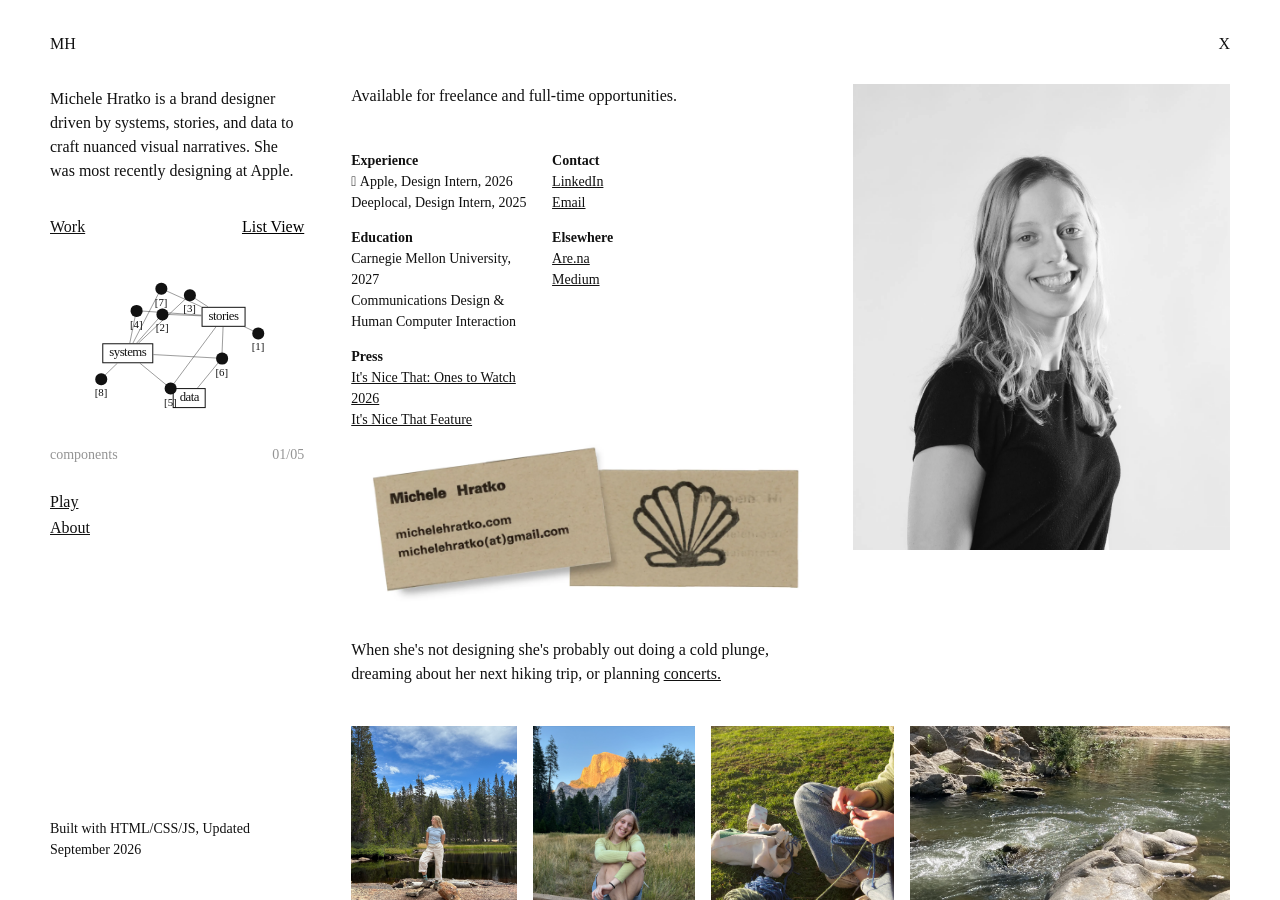
<file: project-pages/about.html>
<!DOCTYPE html>
<html lang="en">
<head>
    <meta charset="UTF-8" />
    <meta name="description" content="First Last is a brand designer..." />
    <meta name="robots" content="all" />
    <meta name="viewport" content="width=device-width, initial-scale=1.0" />
    <title>Michele Hratko</title>
    <link rel="icon" type="image/x-icon" href="../images/Home/Favicon_Ellipse.webp" />
    <!--font embed-->
    <link rel="preconnect" href="https://fonts.googleapis.com">
    <link rel="preconnect" href="https://fonts.gstatic.com" crossorigin>
    <link href="https://fonts.googleapis.com/css2?family=Cossette+Texte:wght@400;700&display=swap" rel="stylesheet">
    <link rel="stylesheet" type="text/css" href="../style.css" /> 
<!-- Google tag (gtag.js) -->
<script async src="https://www.googletagmanager.com/gtag/js?id=G-1TT8N3V7EK"></script>
<script>
  window.dataLayer = window.dataLayer || [];
  function gtag(){dataLayer.push(arguments);}
  gtag('js', new Date());

  gtag('config', 'G-1TT8N3V7EK');
</script>
</head> 
<body>
<!--This is the home page-->  
<main class="layout">
        <div class="grid-overlay"> 
    <div></div><div></div><div></div><div></div><div></div><div></div>
    <div></div><div></div><div></div><div></div><div></div><div></div>
</div>

<!--Sticky scroll left side--> 
<div id="sidebar-placeholder"></div>
<script src="../includes.js"></script>

        <!--Project view right side--> 
        <section class="projects project-page">
            <div class="project-topbar">
                <div class="about-title">
                    <h1></h1>
                </div>
                <a href="../index.html" class="close-link">X</a>
            </div>
<article class="case-study">

<div class="about-intro">
    <div class="about-description">
        <!-- <div class="about-copy">
        <p>
Michele Hratko designs brands and experiences at the intersection of systems and storytelling. Working across identity design, publication design, and information visualization, she translates strategy, research, and data into visual narratives. She believes the best stories are told through tangible experiences that make complicated ideas approachable without oversimplifying them. Inspired by music, printmaking, and the California coast, Michele approaches each project with a balance of analytical precision and playful experimentation.</p>
        </div> -->
<div class="about-copy">
        <p>
Available for freelance and full-time opportunities.</div>

        <div class="about-info-columns">
            <div class="info-column">
                <div class="info-block">
                    <h3>Experience</h3>
                    <p> Apple, Design Intern, 2026</p>
                    <p>Deeplocal, Design Intern, 2025</p>
                </div>
                <div class="info-block">
                    <h3>Education</h3>
                    <p>Carnegie Mellon University, 2027</p>
                    <p>Communications Design & Human Computer Interaction</p>
                </div>
                <div class="info-block">
                    <h3>Press</h3>
                    <p><a href="https://www.itsnicethat.com/ones-to-watch-2026-showcase/michele-hratko" target="_blank">It's Nice That: Ones to Watch 2026</a></p>
                    <p><a href="https://www.itsnicethat.com/articles/michele-hratko-who-owns-this-book-publication-graphic-design-project-170226" target="_blank">It's Nice That Feature</a></p>
                </div>
            </div>
            <div class="info-column">
                <div class="info-block">
                    <h3>Contact</h3>
                    <p><a href="https://www.linkedin.com/in/michelehratko/" target="_blank">LinkedIn</a></p>
                    <p><a href="mailto:michelehratko@gmail.com">Email</a></p>
                </div>

                <div class="info-block">
                    <h3>Elsewhere</h3>
                    <p><a href="https://www.are.na/michele-hratko-rkrvdfmagfa" target="_blank">Are.na</a></p>
                    <p><a href="https://medium.com/@michelehratko" target="_blank">Medium</a></p>
                </div>
<!-- 
                <div class="info-block">
                    <p class="availability">Available for freelance opportunities anytime and full time opportunities starting May 2027.</p>
                </div> -->
            </div>
        </div>
    <div class="about-business-card">
        <img src="../images/About/About_business-card.webp" alt="Michele Business Card">
    </div>

    </div>

    <div class="about-headshot">
        <img src="../images/About/About-headshot2.webp" alt="Michele Headshot">
    </div>
</div>

<div class="about-description">
    <div class="about-copy">
        <p>When she's not designing she's probably out doing a cold plunge, dreaming about her next hiking trip, or planning  <a href="../project-pages/concerts.html">concerts.</a></p>
    </div>
</div>

<div class="case-image-grid about-photo-grid">
        <div class="case-media">
            <img src="../images/About/About_fun1.webp" alt="outside">
        </div>

        <div class="case-media">
            <img src="../images/About/About_fun2.webp" alt="outside">
        </div>

        <div class="case-media">
            <img src="../images/About/About_fun3.webp" alt="outside">
        </div>

        <div class="case-media">
            <img src="../images/About/About_fun4.webp" alt="outside">
        </div>
    </div>

</article>


        </section>
</body>
</html>
</file>
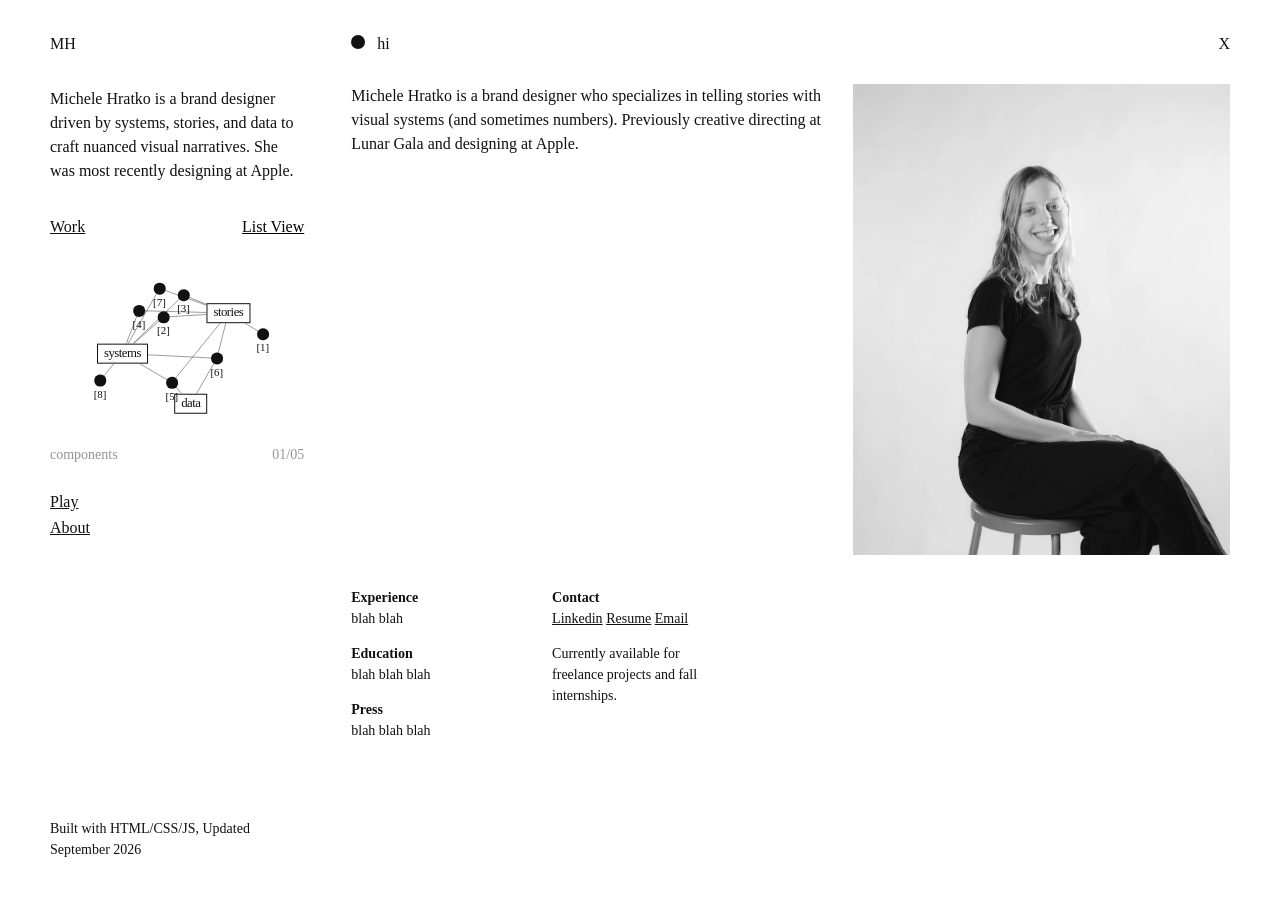
<file: project-pages/about2.html>
<!DOCTYPE html>
<html lang="en">
<head>
    <meta charset="UTF-8" />
    <meta name="description" content="First Last is a brand designer..." />
    <meta name="robots" content="all" />
    <meta name="viewport" content="width=device-width, initial-scale=1.0" />
    <title>Michele Hratko</title>
    <link rel="icon" type="image/x-icon" href="../images/Home/Favicon_Ellipse.webp" />
    <!--font embed-->
    <link rel="preconnect" href="https://fonts.googleapis.com">
    <link rel="preconnect" href="https://fonts.gstatic.com" crossorigin>
    <link href="https://fonts.googleapis.com/css2?family=Cossette+Texte:wght@400;700&display=swap" rel="stylesheet">
    <link rel="stylesheet" type="text/css" href="../style.css" /> 
<!-- Google tag (gtag.js) -->
<script async src="https://www.googletagmanager.com/gtag/js?id=G-1TT8N3V7EK"></script>
<script>
  window.dataLayer = window.dataLayer || [];
  function gtag(){dataLayer.push(arguments);}
  gtag('js', new Date());

  gtag('config', 'G-1TT8N3V7EK');
</script>
</head> 
<body>
<!--This is the home page-->  
<main class="layout">
        <div class="grid-overlay"> 
    <div></div><div></div><div></div><div></div><div></div><div></div>
    <div></div><div></div><div></div><div></div><div></div><div></div>
</div>

<!--Sticky scroll left side--> 
<div id="sidebar-placeholder"></div>
<script src="../includes.js"></script>

        <!--Project view right side--> 
        <section class="projects project-page">
            <div class="project-topbar">
                <div class="case-title">
                    <span class="project-circle"></span>
                    <h1>hi </h1>
                </div>
                <a href="../index.html" class="close-link">X</a>
            </div>

        <article class="case-study">
            <header class="about-intro">
                <div class="about-description">
                    <div class="about-copy">
                        <p class="about-subhead">Michele Hratko is a brand designer who specializes in telling stories with visual systems (and sometimes numbers). Previously creative directing at Lunar Gala and designing at Apple.</p>
                    </div>
                </div>
 
                <div class="about-info-columns">
                    <div class="info-column">
                        <div class="info-block">
                            <h3>Experience</h3>
                            <p>blah blah</p>
                        </div>
                        <div class="info-block">
                            <h3>Education</h3>
                            <p>blah blah blah</p>
                        </div>
                        <div class="info-block">
                            <h3>Press</h3>
                            <p>blah blah blah</p>
                        </div>
                    </div>
 
                    <div class="info-column">
                        <div class="info-block">
                            <h3>Contact</h3>
                            <a href="#">Linkedin</a>
                            <a href="#">Resume</a>
                            <a href="mailto:hello@example.com">Email</a>
                        </div>
                        <div class="info-block">
                            <p>Currently available for freelance projects and fall internships.</p>
                        </div>
                    </div>
                </div>
                <div class="about-headshot">
                    <img src="../images/About/About_headshot.webp" alt="Michele">
                </div>

            </header>
        </article>
    </section>
</main>
</body>
</html>
</file>
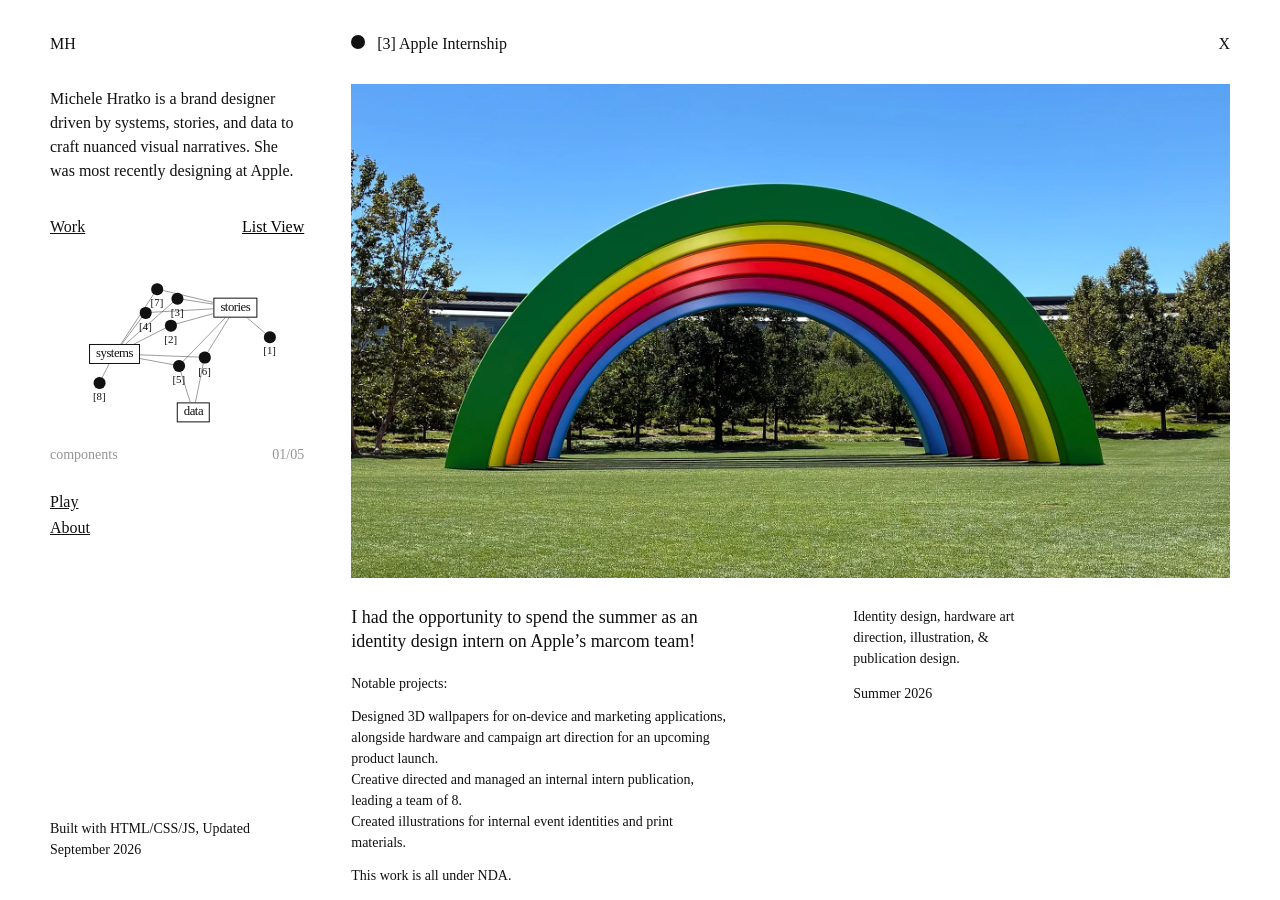
<file: project-pages/Apple.html>
<!DOCTYPE html>
<html lang="en">
<head>
    <meta charset="UTF-8" />
    <meta name="description" content="First Last is a brand designer..." />
    <meta name="robots" content="all" />
    <meta name="viewport" content="width=device-width, initial-scale=1.0" />
    <title>Michele Hratko</title>
    <link rel="icon" type="image/x-icon" href="../images/Home/Favicon_Ellipse.webp" />
    <!--font embed-->
    <link rel="preconnect" href="https://fonts.googleapis.com">
    <link rel="preconnect" href="https://fonts.gstatic.com" crossorigin>
    <link href="https://fonts.googleapis.com/css2?family=Cossette+Texte:wght@400;700&display=swap" rel="stylesheet">
    <link rel="stylesheet" type="text/css" href="../style.css" /> 
<!-- Google tag (gtag.js) -->
<script async src="https://www.googletagmanager.com/gtag/js?id=G-1TT8N3V7EK"></script>
<script>
  window.dataLayer = window.dataLayer || [];
  function gtag(){dataLayer.push(arguments);}
  gtag('js', new Date());

  gtag('config', 'G-1TT8N3V7EK');
</script>
</head> 
<body>
<!--This is the home page-->  
<main class="layout">
        <div class="grid-overlay"> 
    <div></div><div></div><div></div><div></div><div></div><div></div>
    <div></div><div></div><div></div><div></div><div></div><div></div>
</div>

<!--Sticky scroll left side--> 
<div id="sidebar-placeholder"></div>
<script src="../includes.js"></script>

        <!--Project view right side--> 
        <section class="projects project-page">
            <div class="project-topbar">
                <div class="case-title">
                    <span class="project-circle"></span>
                    <h1>[3] Apple Internship</h1>
                </div>
                <a href="../index.html" class="close-link">X</a>
            </div>
<article class="case-study">

<div class="case-media hero">
    <img src="../images/Apple/Apple_Hero.webp" alt="Apple Park Rainbow">
</div>

<header class="case-intro">
    <div class="case-description">
        <p class="case-subhead">I had the opportunity to spend the summer as an identity design intern on Apple’s marcom team! </p>
        <p>
    Notable projects: <p>
<p>Designed 3D wallpapers for on-device and marketing applications, alongside hardware and campaign art direction for an upcoming product launch. <br>
Creative directed and managed an internal intern publication, leading a team of 8. <br>
Created illustrations for internal event identities and print materials. </p>

<p>This work is all under NDA.  </p></div>

<div class="case-details">
    <div class="case-meta">
        <p>Identity design, hardware art direction, illustration, & publication design.</p>
        <p>Summer 2026</p>
    </div>
</div>

</header>

    <div class="case-image-grid">
        <div class="case-media">
            <img src="../images/Apple/Apple_Group.webp" alt="Apple Marcom Design Interns">
        </div>

        <div class="case-media">
            <img src="../images/Apple/Apple_Michele.webp" alt="Michele">
        </div>

        <div class="case-media">
            <img src="../images/Apple/Apple_GroupBlank.webp" alt="Michele: Blank group photo">
        </div>

        <!-- <div class="case-media">
            <img src="../images/Apple/Apple_Books.jpeg" alt="Intern Class Book">
        </div> -->
    </div>
</article>
</file>
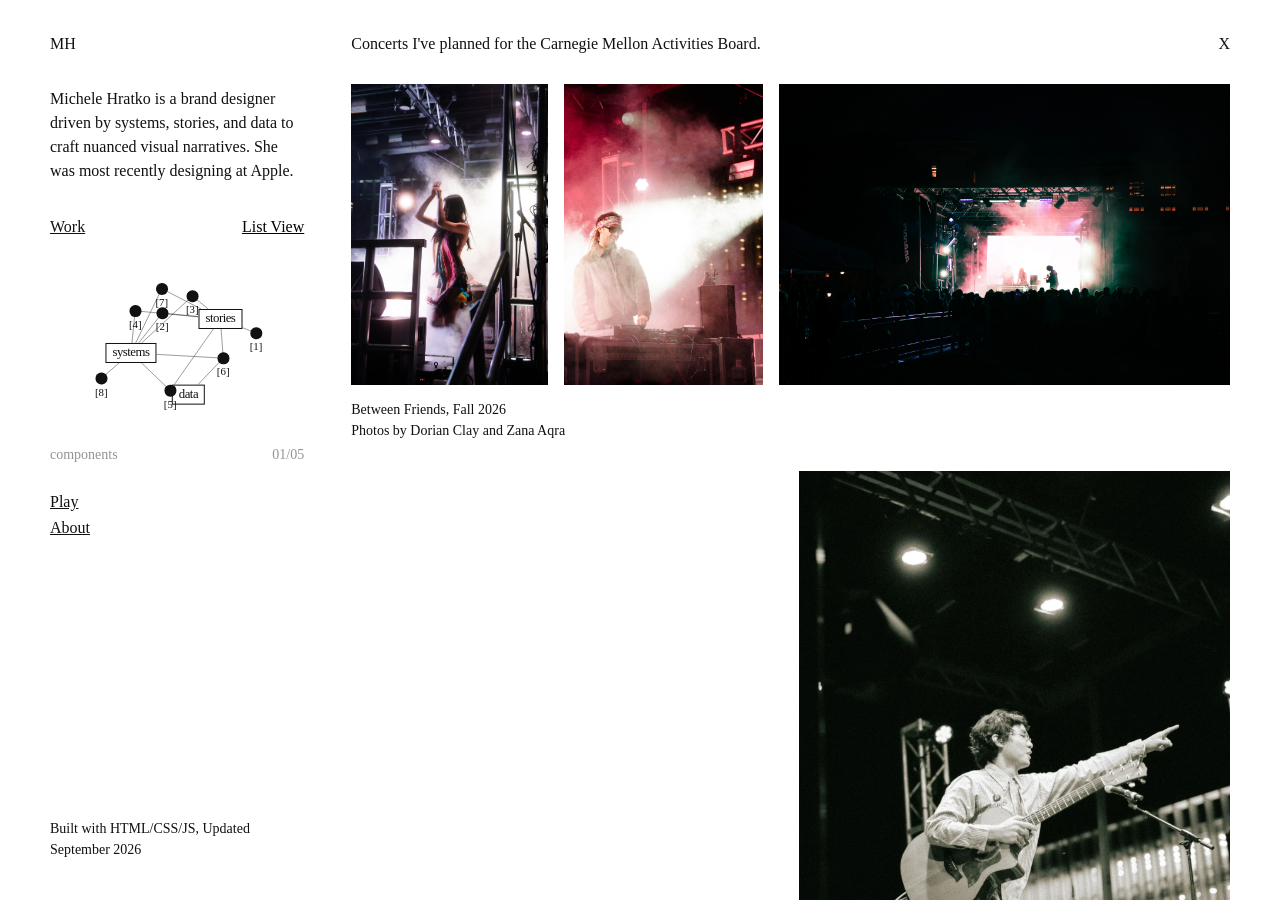
<file: project-pages/concerts.html>
<!DOCTYPE html>
<html lang="en">
<head>
    <meta charset="UTF-8" />
    <meta name="description" content="First Last is a brand designer..." />
    <meta name="robots" content="all" />
    <meta name="viewport" content="width=device-width, initial-scale=1.0" />
    <title>Michele Hratko</title>
    <link rel="icon" type="image/x-icon" href="../images/Home/Favicon_Ellipse.webp" />
    <!--font embed-->
    <link rel="preconnect" href="https://fonts.googleapis.com">
    <link rel="preconnect" href="https://fonts.gstatic.com" crossorigin>
    <link href="https://fonts.googleapis.com/css2?family=Cossette+Texte:wght@400;700&display=swap" rel="stylesheet">
    <link rel="stylesheet" type="text/css" href="../style.css" /> 
<!-- Google tag (gtag.js) -->
<script async src="https://www.googletagmanager.com/gtag/js?id=G-1TT8N3V7EK"></script>
<script>
  window.dataLayer = window.dataLayer || [];
  function gtag(){dataLayer.push(arguments);}
  gtag('js', new Date());

  gtag('config', 'G-1TT8N3V7EK');
</script>
</head> 
<body>
<!--This is the home page-->  
<main class="layout">
        <div class="grid-overlay"> 
    <div></div><div></div><div></div><div></div><div></div><div></div>
    <div></div><div></div><div></div><div></div><div></div><div></div>
</div>

<!--Sticky scroll left side--> 
<div id="sidebar-placeholder"></div>
<script src="../includes.js"></script>

        <!--Project view right side--> 
        <section class="projects project-page">
            <div class="project-topbar">
                <div class="case-title">
                    <h1>Concerts I've planned for the Carnegie Mellon Activities Board.</h1>
                </div>
                <a href="../index.html" class="close-link">X</a>
            </div>
<article class="case-study">
    <div class="case-image-grid">
        <div class="case-media">
            <img src="../images/Concerts/BetweenFriends_DorianClay.webp" alt="Between Friends">
        </div>

         <div class="case-media">
            <img src="../images/Concerts/BetweenFriends_DorianClay2.webp" alt="Between Friends">
        </div>

          <div class="case-media">
            <img src="../images/Concerts/BetweenFriends_Zane.webp" alt="Between Friends">
        </div>
    </div>

      <div class="case-text-row">
        <p class="case-text-short"> Between Friends, Fall 2026 <br> Photos by Dorian Clay and Zana Aqra </p>
    </div>

      <div class="case-image-grid">
          <video muted loop playsinline preload="none" data-autoplay>
            <source src="../images/Concerts/Grentperez_Suanna1.MP4" type="video/mp4">
            Your browser does not support the video tag.
        </video>

         <div class="case-media">
            <img src="../images/Concerts/Grentperez_Suanna2.webp" alt="Grentperez">
        </div>

          <div class="case-media">
            <img src="../images/Concerts/Grentperez_Suanna3b.webp" alt="Grentperez">
        </div>
    </div>

      <div class="case-text-row">
        <p class="case-text-short"> Grentperez, Fall 2025 <br> Photos by Suanna Zhong </p>
    </div>

       <div class="case-image-grid">

         <div class="case-media">
            <img src="../images/Concerts/SarahKinsley_Suanna1b.webp" alt="Sarah Kinsley">
        </div>

          <div class="case-media">
           <img src="../images/Concerts/SarahKinsley_Suanna2b.webp" alt="Sarah Kinsley">
        </div>
    </div>

      <div class="case-text-row">
        <p class="case-text-short"> Sarah Kinsley, Fall 2025 <br> Photos by Suanna Zhong </p>
    </div>


 </article>
        </section>
</body>
</html>
</file>
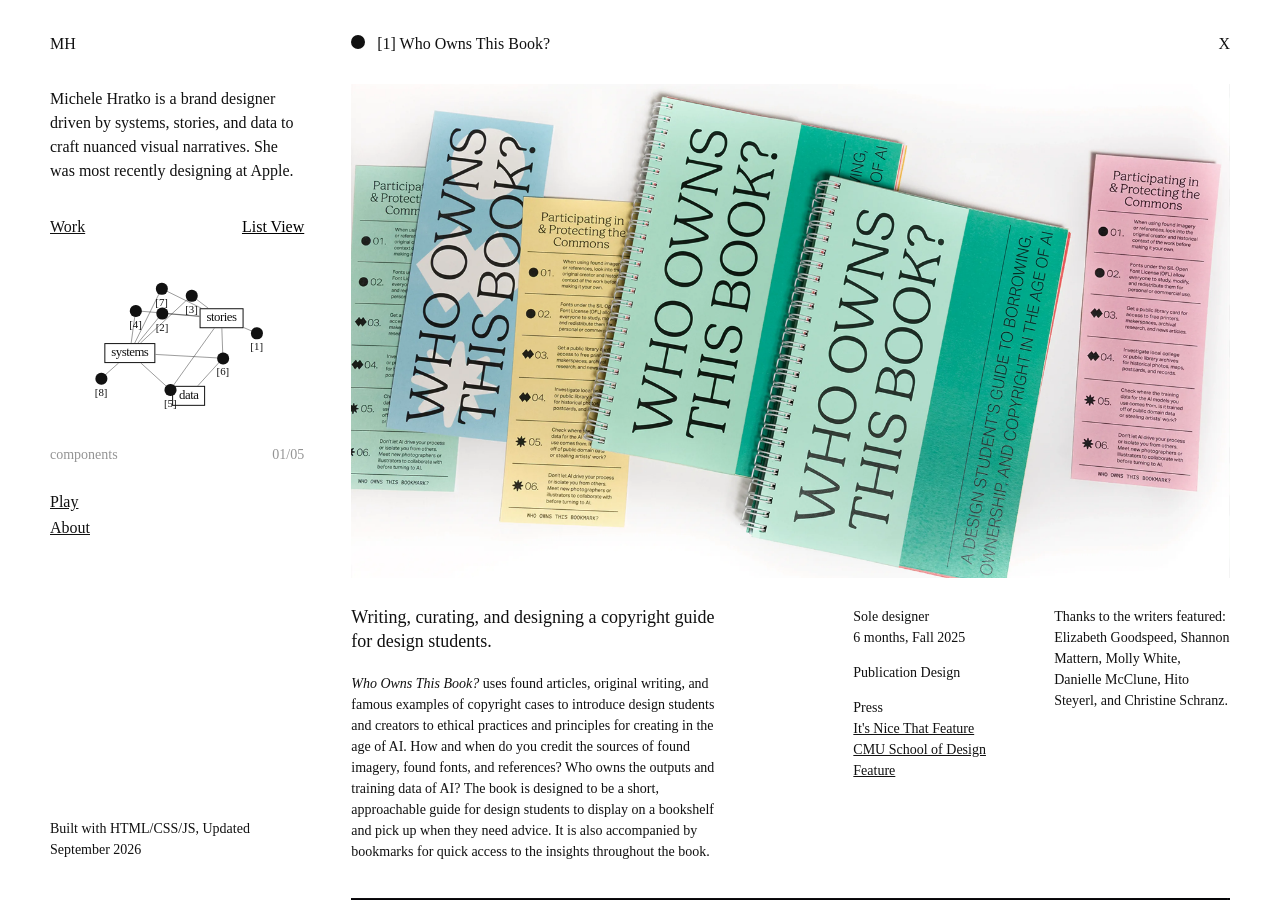
<file: project-pages/WhoOwnsThisBook.html>
<!DOCTYPE html>
<html lang="en">
<head>
    <meta charset="UTF-8" />
    <meta name="description" content="First Last is a brand designer..." />
    <meta name="robots" content="all" />
    <meta name="viewport" content="width=device-width, initial-scale=1.0" />
    <title>Michele Hratko</title>
    <link rel="icon" type="image/x-icon" href="../images/Home/Favicon_Ellipse.webp" />
    <!--font embed-->
    <link rel="preconnect" href="https://fonts.googleapis.com">
    <link rel="preconnect" href="https://fonts.gstatic.com" crossorigin>
    <link href="https://fonts.googleapis.com/css2?family=Cossette+Texte:wght@400;700&display=swap" rel="stylesheet">
    <link rel="stylesheet" type="text/css" href="../style.css" /> 
<!-- Google tag (gtag.js) -->
<script async src="https://www.googletagmanager.com/gtag/js?id=G-1TT8N3V7EK"></script>
<script>
  window.dataLayer = window.dataLayer || [];
  function gtag(){dataLayer.push(arguments);}
  gtag('js', new Date());

  gtag('config', 'G-1TT8N3V7EK');
</script>
</head> 
<body>
<!--This is the home page-->  
<main class="layout">
        <div class="grid-overlay"> 
    <div></div><div></div><div></div><div></div><div></div><div></div>
    <div></div><div></div><div></div><div></div><div></div><div></div>
</div>

<!--Sticky scroll left side--> 
<div id="sidebar-placeholder"></div>
<script src="../includes.js"></script>

        <!--Project view right side--> 
        <section class="projects project-page">
            <div class="project-topbar">
                <div class="case-title">
                    <span class="project-circle"></span>
                    <h1>[1] Who Owns This Book?</h1>
                </div>
                <a href="../index.html" class="close-link">X</a>
            </div>
<article class="case-study">

<div class="case-media hero">
    <img src="../images/Copyright/Copyright_Hero2.webp" alt="Who Owns This Book? open pages">
</div>

<header class="case-intro">
    <div class="case-description">
        <p class="case-subhead">Writing, curating, and designing a copyright guide for design students.</p>
        <p>
            <i>Who Owns This Book?</i> uses found articles, original writing, and famous examples of copyright cases to introduce design students and creators to ethical practices and principles for creating in the age of AI. How and when do you credit the sources of found imagery, found fonts, and references? Who owns the outputs and training data of AI? The book is designed to be a short, approachable guide for design students to display on a bookshelf and pick up when they need advice. It is also accompanied by bookmarks for quick access to the insights throughout the book.
        </p>
    </div>

<div class="case-details">
    <div class="case-meta">
        <p>Sole designer<br>6 months, Fall 2025</p>
        <p>Publication Design</p>
        <div class="press-links">
            <p>Press</p>
            <p><a href="https://www.itsnicethat.com/articles/michele-hratko-who-owns-this-book-publication-graphic-design-project-170226" target="_blank">It's Nice That Feature</a></p>
            <p><a href="https://www.design.cmu.edu/news/who-owns-book-michele-hratko-explores-copyright-creativity-and-design-culture" target="_blank">CMU School of Design Feature</a></p>
        </div>
    </div>

    <p class="case-credits">Thanks to the writers featured: Elizabeth Goodspeed, Shannon Mattern, Molly White, Danielle McClune, Hito Steyerl, and Christine Schranz.</p>
</div>
</header>

    <div class="case-media case-media-large">
        <img src="../images/Copyright/Copyright_Full_Array.webp" alt="Who Owns This Book? All Pages">
    </div>
    <div class="case-media case-media-large">
        <video muted loop playsinline preload="none" data-autoplay>
            <source src="../images/Copyright/Copyright_FullBook.mp4" type="video/mp4">
            Your browser does not support the video tag.
        </video>
    </div>

    <div class="case-text-row">
        <p class="case-text-short"><i>Who Owns This Book?</i> is a colorful exploration into who owns the images, fonts, and information that we remix and borrow from as designers and creators.</p>
        <p class="case-text-long">
            The book is divided into three sections, each with a unique monochromatic color palette: 1) Who Owns This Image? Borrowing, seeing, and remixing, 2) Who Owns This Library? Sharing and the commons, and 3) Who Owns This Machine? Authorship and artificial intelligence. Short sheets throughout the book offer tips and best practices for designers as well as past and present case studies of copyright debates.
        </p>
    </div>

    <div class="case-image-grid">
        <div class="case-media">
            <img src="../images/Copyright/Copyright_Cover.webp" alt="Who Owns This Book? Cover">
        </div>

        <div class="case-media">
            <img src="../images/Copyright/Copyright_Cover2.webp" alt="Who Owns This Book? Cover">
        </div>
    </div>

    <div class="case-media case-media-large">
        <img src="../images/Copyright/Copyright_Pink1.webp" alt="Pink Intro Book spread">
    </div>

    <div class="case-media case-media-large">
        <img src="../images/Copyright/Copyright_Pink2.webp" alt="Pink Intro Book spread">
    </div>

    <div class="case-media case-media-large">
        <img src="../images/Copyright/Copyright_Pink.gif" alt="Pink Short Sheets Gif">
    </div>

    <div class="case-media case-media-large">
        <img src="../images/Copyright/Copyright_Pink_6.webp" alt="Pink Pages Array">
    </div>

    <div class="case-media case-media-large">
        <img src="../images/Copyright/Copyright_Yellow1.webp" alt="Yellow Open Book with Hands">
    </div>

    <div class="case-media case-media-large">
        <img src="../images/Copyright/Copyright_Yellow2.webp" alt="Yellow Open Book with Hands">
    </div>

    <div class="case-media case-media-large">
        <img src="../images/Copyright/Copyright_Yellow.gif" alt="Yellow Short Sheets Gif">
    </div>

    <div class="case-media case-media-large">
        <img src="../images/Copyright/Copyright_Yellow_6.webp" alt="Yellow Open Spreads">
    </div>

    <div class="case-media case-media-large">
        <img src="../images/Copyright/Copyright_Blue1.webp" alt="Blue Spread">
    </div>

    <div class="case-media case-media-large">
        <img src="../images/Copyright/Copyright_Blue6.webp" alt="Blue Spreads Array">
    </div>

    <div class="case-media case-media-large">
        <img src="../images/Copyright/Copyright_Green1.webp" alt="Green Spread">
    </div>

    <div class="case-image-grid">
        <div class="case-media">
            <img src="../images/Copyright/Copyright_Green.gif" alt="Green Gif">
        </div>

        <div class="case-media">
            <img src="../images/Copyright/Copyright_Green2.webp" alt="Green Array">
        </div>
    </div>

    <div class="case-media case-media-large">
        <img src="../images/Copyright/Copyright_Bookmarks.webp" alt="Bookmarks">
    </div>

    <div class="case-text-row">
        <p class="case-text-short">Bookmarks make the tips accessible!</p>
        <p class="case-text-long"></p>
    </div>

    <div class="case-text-row">
        <p class="case-text-short">Thank you</p>
        <p class="case-text-long">
            This book would not have been possible without the publicly available articles, fonts, and public domain images I used here. Thank you to the writers of the articles featured here including Elizabeth Goodspeed, Shannon Mattern, Molly White, Danielle McClune, Hito Steyerl, and Christine Schranz. Also, a special thank you to Elizabeth Goodspeed for inspiring this project and for having such a wonderful chat with me!
        </p>
    </div>

</article>


        </section>
</body>
</html>
</file>
<file: style.css>
/* http://meyerweb.com/eric/tools/css/reset/
   v2.0 | 20110126
   License: none (public domain)
*/

html,
body,
div,
span,
applet,
object,
iframe,
h1,
h2,
h3,
h4,
h5,
h6,
p,
blockquote,
pre,
a,
abbr,
acronym,
address,
big,
cite,
code,
del,
dfn,
em,
img,
ins,
kbd,
q,
s,
samp,
small,
strike,
strong,
sub,
sup,
tt,
var,
b,
u,
i,
center,
dl,
dt,
dd,
ol,
ul,
li,
fieldset,
form,
label,
legend,
table,
caption,
tbody,
tfoot,
thead,  
tr,
th,
td,
article,
aside,
canvas,
details,
embed,
figure,
figcaption,
footer,
header,
hgroup,
menu,
nav,
output,
ruby,
section,
summary,
time,
mark,
audio,
video {
  margin: 0;
  padding: 0;
  border: 0;
  font-size: 100%;
  font: inherit;
  vertical-align: baseline;
}
/* HTML5 display-role reset for older browsers */
article,
aside,
details,
figcaption,
figure,
footer,
header,
hgroup,
menu,
nav,
section {
  display: block;
}
body {
  line-height: 1;
}
ol,
ul {
  list-style: none;
}
blockquote,
q {
  quotes: none;
}
blockquote:before,
blockquote:after,
q:before,
q:after {
  content: "";
  content: none;
}

table {
  border-collapse: collapse;
  border-spacing: 0;
}

/* overarching variables */ 
:root {
    --background: #ffffff;
    --textBase: #111111;
    --textSub: #999999;
    --border: #000000;
    --grid-margin: 50px;
    --grid-gutter: 25px;
}

/* scroll */
html,
body {
  min-height: 100%;
  overflow: hidden;
}

body {
    font-family: "Besley", serif;
    font-size: 16px;
    line-height: 1.5;
    color: #111;
}

a {
  color: #111;
}

i,
em {
  font-style: italic;
}

/* desktop layout */
.layout {
  display: grid;
  grid-template-columns: repeat(12, 1fr);
  column-gap: var(--grid-gutter);
  padding: 0 var(--grid-margin);
  height: 100vh;
}

/* The placeholder is the grid item; the fetched .sidebar lives inside it. */
#sidebar-placeholder {
  grid-column: 1 / 4;
  min-width: 0;
}

.sidebar {
  grid-column: 1 / 4;
  height: 100vh;
  box-sizing: border-box;
  overflow-y: auto;
  overflow-x: hidden;
  padding: 32px 12px 40px 0;
  scrollbar-gutter: stable;
  scrollbar-width: thin;
  scrollbar-color: transparent transparent;
  display: flex;
  flex-direction: column;
}


.sidebar:hover {
  scrollbar-color: #d9d9d5 transparent;
}

.sidebar::-webkit-scrollbar {
  width: 8px;
}

.sidebar::-webkit-scrollbar-track {
  background: transparent;
}

.sidebar::-webkit-scrollbar-thumb {
  background: transparent;
  border-radius: 999px;
}

.sidebar:hover::-webkit-scrollbar-thumb {
  background: #d9d9d5;
}

.projects {
  grid-column: 4 / 13;
  display: grid;
  grid-template-columns: subgrid; /* for 1 col */
  /* for 2 col
  grid-template-columns: repeat(2, minmax(0, 1fr)); 
  column-gap: 24px; 
  */
  align-content: start;
  height: 100vh;
  box-sizing: border-box;
  overflow-y: auto;

  /* Extend only the scroll container into the existing outer margin. The
     matching right padding preserves the current content/grid position. */
  margin-right: calc(var(--grid-margin) * -1);
  padding: 32px var(--grid-margin) 40px 0;

  scrollbar-width: thin;
  scrollbar-color: transparent transparent;
}

/*adding for 3 col test */ 
.projects .name {
  grid-column: 1 / -1;
}

.projects:hover {
  scrollbar-color: #d9d9d5 transparent;
}

/* Chrome / Safari scrollbar styling */
.projects::-webkit-scrollbar {
  width: 8px;
}

.projects::-webkit-scrollbar-track {
  background: transparent;
}

.projects::-webkit-scrollbar-thumb {
  background: transparent;
  border-radius: 999px;
}

.projects:hover::-webkit-scrollbar-thumb {
  background: #d9d9d5;
}

/* type home page */ 

.name {
    grid-column: 1 / -1;
    font-size: 16px;
    /* font-weight: 500; */
    margin-bottom: 24px;
}

.site-header .name-link {
    position: relative;
    display: inline-block;
    width: 15ch;
    color: inherit;
    text-decoration: none;
    white-space: nowrap;
    overflow: hidden;
}

.site-header .name-link .name-short,
.site-header .name-link .name-full {
    display: block;
    white-space: nowrap;
}

.site-header .name-link .name-short {
    opacity: 1;
    transition: opacity 0.2s ease;
}

.site-header .name-link .name-full {
    position: absolute;
    inset: 0 auto auto 0;
    width: 0;
    overflow: hidden;
    opacity: 1;
    transition: width 0.6s steps(18, end), opacity 0.2s ease;
}

.site-header .name-link:hover .name-short {
    opacity: 0;
}

.site-header .name-link:hover .name-full {
    width: 15ch;
    opacity: 1;
}

.site-header .name-link:not(:hover) .name-full {
    width: 0;
    opacity: 0;
}

.site-header .name-link:not(:hover) .name-short {
    opacity: 1;
}

.bio {
    font-size: 16px;
    margin-bottom: 32px;
  /* border-top: 1px solid red; */
}

.nav-link {
    display: block;
    font-size: 16px;
    text-decoration: underline;
    color: #111;
    margin-bottom: 5px;
}

.sidebar-links {
  margin-top: 4px;
  padding-top: 0;
}

.sidebar-links .nav-link {
  margin-bottom: 2px;
}

/* info grid 2 columns */ 
.info-columns {
    display: flex;
    gap: 24px;
    margin-top: 32px;
    font-size: 14px;
}

.info-column {
    flex: 1;
    display: flex;
    flex-direction: column;
    gap: 24px;
}

.info-block h3 {
    font-weight: 650;
}

.info-block a {
    color: #111;
    text-decoration: underline;
}

.sidebar-footer {
  margin-top: auto;
  font-size: 14px;
}

/* project cards */ 

.project-page {
  grid-column: 4 / 13;
}

/* 1 col */ 
.project-card {
    display: grid;
    grid-column: 1 / -1;
    grid-template-columns: subgrid;
    margin-bottom: 36px;
    color: inherit;
    text-decoration: none;
    cursor: pointer;
}

/* for 3 col */ 
/* .project-card {
  margin-bottom: 48px;

  color: inherit;
  text-decoration: none;
  cursor: pointer;
} */

.project-card:hover .project-name {
    text-decoration: underline;
}

.project-media {
    grid-column: 1 / -1;
    width: 100%;
    aspect-ratio: 16 / 9;
    margin-bottom: 12px;
    overflow: hidden;
    position: relative;
}

.project-media img {
    width: 100%;
    height: 100%;
    object-fit: cover;
    object-position: center;
    display: block;
}

.project-image-hover {
    position: absolute;
    inset: 0;
    opacity: 0;
}

.project-media:hover .project-image-hover {
    opacity: 1;
}

.project-media:hover .project-image-default {
    opacity: 0;
}

.project-caption {
  display: grid;
  grid-column: 1 / -1;
  grid-template-columns: subgrid;
  align-items: baseline;
}


.project-circle {
    grid-column: 1/2;
    grid-row: 1;
    width: 14px;
    height: 14px;
    border-radius: 50%;
    background-color: #111;
    justify-self: start;
}

.project-name {
    grid-column: 1/ 5;
    grid-row: 1;
    font-size: 16px;
    font-weight: 400;
    padding-left: 20px;
    min-width: 0;
}

.project-description {
    font-size: 14px;
    /* .projects starts at global column 4; local column 3 is global column 6. */
    grid-column: 6 / -1;
    text-align: left;
    min-width: 0;
}

/* project page */ 
.project-topbar {
  grid-column: 1 / -1;
  display: flex;
  justify-content: space-between;
  margin-bottom: 23px;
}

.close-link {
    color: #111;
    text-decoration: none;
}

.case-study {
    /* Span every column inside .projects (global page columns 4–12). */
    grid-column: 1 / -1;
    padding-bottom: 80px;
    display: grid;
    grid-template-columns: subgrid;
    margin-top: 5px;
    /* border-top: 1px solid red; */
}

.case-media {
    width: 100%;
    aspect-ratio: 1 / 1;
    background: #000;
}

.case-media.hero {
    grid-column: 1 / -1;
    width: 100%;
    aspect-ratio: 16 / 9;
    margin-bottom: 12px;
    overflow: hidden;
}

.case-media-large, .case-image-grid {
   margin-bottom: 14px;
}

.case-media-large {
    width: 100%;
}

.case-media-large img {
    width: 100%;
    height: auto;
    display: block;
    aspect-ratio: auto; /* overrides any fixed ratio set elsewhere */
    object-fit: unset;  /* remove if object-fit was being used for cropping */
}

.case-intro {
  display: grid;
  grid-template-columns: subgrid;
  grid-column: 1 / -1;
  gap: var(--grid-gutter);
  margin: 16px 0 24px;
}

.case-description p {
  font-size: 14px;
  margin: 0 0 12px;
}

.case-description .case-subhead {
  font-size: 18px;
  /* font-weight: 500; */
  margin: 0 0 20px;
  line-height: 1.3;
}

.case-title,
.case-description {
  grid-column: 1 / 5; /* five columns */
}

.case-title,
.case-media-large,
.case-intro,
.case-text-row,
.case-image-grid {
    grid-column: 1 / -1;
}

.about-title {
  grid-column: 1 / 5; /* five columns */
  grid-column: 1 / -1;
  display: flex;
    gap: 12px;
    font-size: 16px;
    align-items: baseline;
}

.case-meta {
    display: flex;
    flex-direction: column;
    gap: 14px;
    font-size: 14px;
    grid-column: 6 / 8;
}

  .press-links h1 {
    font-weight: 500;
  }

  .press-links p {
    margin: 0;
  }

.case-credits {
    grid-column: 8 / -1;
    font-size: 14px;
}

/* Lets the meta and credits occupy their own grid columns on wide screens. */
.case-details {
    display: contents;
}

.case-title {
    display: flex;
    gap: 12px;
    font-size: 16px;
    align-items: baseline;
}

.case-text-row {
    display: grid;
    grid-template-columns: subgrid;
    margin: 0px 0 5px;
    font-size: 14px;
}

.case-text-long, .case-text-short {
    margin: 0 0 25px 0; /* space below each paragraph */
}

.case-text-short {
    grid-column: 1 / 5;
}

.case-text-long {
    grid-column: 6 / 10;
    display: flex;
    flex-direction: column;
    /* border: 1px solid red; */
}

.case-text-long p {
  margin: 0 0 12px;
}

.case-image-grid {
    display: grid;
    grid-template-columns: var(--case-image-grid-columns, 1fr 1fr);
    align-items: start;
    gap: 16px;
}

.case-media {
    overflow: hidden;
}

.case-media img {
    width: 100%;
    height: 100%;
    display: block;
    object-fit: cover;
}

/* Large case-study media keeps each file's intrinsic aspect ratio. */
.case-media.case-media-large {
    aspect-ratio: auto;
    overflow: visible;
}

.case-media-large img,
.case-media-large video {
    width: 100%;
    height: auto;
    display: block;
    object-fit: contain;
}

/* Two-up media uses the same uncropped, intrinsic sizing as large media. */
.case-image-grid .case-media {
    min-width: 0;
    aspect-ratio: auto;
    overflow: visible;
}

.case-image-grid .case-media img,
.case-image-grid .case-media video {
    width: 100%;
    height: auto;
    display: block;
    object-fit: contain;
}

.case-image-grid > img,
.case-image-grid > video {
    min-width: 0;
    width: 100%;
    height: auto;
    display: block;
    object-fit: contain;
}


/* ABOUT PAGE */
.about-intro {
  grid-column: 1 / -1;
  display: grid;
  grid-template-columns: subgrid;
  align-items: start;
}

.about-copy {
  grid-column: 1 / -1;
}

.about-copy p {
  margin: 0 0 10px 0; /* space below each paragraph */
}

.about-copy a {
  color: inherit;
}

.about-description {
  grid-column: 1 / 6;
  display: grid;
  grid-template-columns: subgrid;
  grid-column-gap: var(--grid-gutter);
  align-content: start; /* prevents rows from stretching to fill leftover height */
  margin-bottom: 30px;
}

.about-headshot {
  grid-column: 6 / -1;
  grid-row: 1;
  overflow: hidden;
  align-self: start;
}

.about-headshot img {
  display: block;
  width: 100%;
  height: auto;
}

.about-business-card {
  grid-column: 1 / -1; /* fills the full width of the 6-column .about-description */
  overflow: hidden;
}

.about-business-card img {
  display: block;
  width: 100%;
  height: auto;
}

.about-info-columns {
  display: grid;
  grid-template-columns: subgrid;
  grid-column: 1 / -1;
  font-size: 14px;
  margin-top: 32px;
}

.about-info-columns .info-column:first-child {
  grid-column: 1 / 3;
}

.about-info-columns .info-column:last-child {
  grid-column: 3 / 5;
}

.about-info-columns .info-column {
  display: flex;
  flex-direction: column;
  gap: 14px;
}

/* Stage 1: Experience/Education/Press and Contact stack into one column,
   but bio + headshot stay side by side. */
@media screen and (max-width: 1100px) {
  .about-info-columns {
    grid-template-columns: 1fr;
  }

  .about-info-columns .info-column:first-child,
  .about-info-columns .info-column:last-child {
    grid-column: 1 / -1;
  }

  .about-info-columns .info-column:last-child {
    margin-top: 24px;
  }
}

/* Stack the About copy and headshot when the project column gets narrow. */
@media screen and (max-width: 900px) {
  .about-intro {
    grid-template-columns: minmax(0, 1fr);
  }

  .about-description,
  .about-headshot {
    grid-column: 1 / -1;
  }

  .about-headshot {
    grid-row: auto;
    order: -1;
    margin-bottom: 24px;
  }

  .about-description {
    display: block;
  }

  .about-info-columns {
    grid-template-columns: minmax(0, 1fr);
  }
}

/* Keep the intro description beside its details until the project columns
   become too narrow; then stack the meta and credits in one detail column. */
@media screen and (max-width: 1100px) {
    .case-details {
        display: flex;
        flex-direction: column;
        gap: 14px;
        grid-column: 6 / -1;
        grid-row: 1;
    }
}

/* At narrower desktop/tablet widths, use a single reading column. */
@media screen and (max-width: 900px) {
    .case-intro,
    .case-text-row {
        display: block;
    }

    .case-intro > * + *,
    .case-text-short + .case-text-long {
        margin-top: 16px;
    }
}

/* Sidebar responsiveness */
/* mobile *//* mobile */
@media screen and (max-width: 768px) {
  html,
  body {
    height: auto;
    min-height: 100%;
    overflow: auto;
  }

  .layout {
    display: flex;
    flex-direction: column;
    height: auto;
    min-height: 100vh;
    padding: 24px;
  }

  #sidebar-placeholder,
  .sidebar {
    display: contents;
  }

  .sidebar,
  .projects {
    height: auto;
    min-height: 0;
    overflow: visible;
    padding: 0;
  }

  .site-header,
  .projects > .name {
    display: none;
  }

  .projects {
    margin-right: 0;
    order: 4;
  }

  .sidebar-footer {
    order: 5;
    margin-top: 48px;
    padding-bottom: 24px;
  }

  .work-view {
    display: contents;
  }

  .work-view-header {
    order: 0;
    margin-bottom: 8px;
  }

  .work-view-header .nav-link {
    margin-bottom: 0;
  }

  .sidebar-links {
    display: contents;
  }

  .sidebar-links .nav-link {
    margin-bottom: 8px;
  }

  .sidebar-links .nav-link[href*="play.html"] {
    order: 1;
  }

  .sidebar-links .nav-link[href*="about.html"] {
    order: 2;
  }

  .work-view-body {
    order: 3;
  }

  .project-topbar {
    margin-bottom: 24px;
  }

  .project-topbar .close-link {
    display: none;
  }

  .sidebar .info-columns {
    display: none;
  }

  .project-caption {
    grid-template-columns: 5px 1fr;
    gap: 4px 16px;
  }

  .project-card {
    display: block;
  }

  .project-description {
    grid-column: 2;
  }

  .project-media {
    aspect-ratio: 16 / 9;
  }

    .project-topbar,
    .case-intro,
    .case-text-row,
    .case-image-grid {
        display: block;
    }

    .case-description,
    .case-meta,
    .case-text-short,
    .case-text-long,
    .case-image-grid .case-media {
        margin-top: 16px;
    }

}

  @media screen and (max-width: 900px) {
    .about-photo-grid {
      display: grid;
      grid-template-columns: repeat(2, minmax(0, 1fr));
      gap: 16px;
    }

    .about-photo-grid .case-media {
      margin-top: 0;
    }
  }

@media (max-width: 1100px) {
    .project-caption {
        grid-template-columns: 5px 1fr;
        row-gap: 8px;
    }

    .project-description {
        grid-column: 2;
    }

}

.project-list-view.hide-subtitles {
    grid-template-columns: minmax(0, 1fr);
}

.project-list-view.hide-subtitles .project-row {
    grid-template-columns: minmax(0, 1fr);
}

.project-list-view.hide-subtitles .project-row span:not(.list-name) {
    display: none;
}

.project-list-view.hide-subtitles .project-row .list-name {
    white-space: nowrap;
}

/* grid */ 
.grid-overlay {
    position: fixed;
    inset: 0;
    display: grid;
    grid-template-columns: repeat(12, 1fr);
    column-gap: var(--grid-gutter);
    padding: 0 var(--grid-margin);
    pointer-events: none;
    z-index: 9999;
}
/* 
.grid-overlay div {
    background: rgba(255, 0, 0, 0.05);
} */


/* data interaction */ 
/* Interactive portfolio data viz */
.portfolio-network {
  --bg: #fff;
  --ink: #111;
  --line: rgba(17, 17, 17, 0.45);

  position: relative;
  width: 100%;
  height: clamp(150px, 18vw, 190px);
  margin: 3px 0 14px;
  overflow: visible;
  color: var(--ink);
  /* border: 2px solid red; */ 
}

.network-hint {
  display: none;
  position: absolute;
  left: 0;
  bottom: -30px;
  z-index: 10;
  color: rgba(17, 17, 17, 0.45);
  font-size: 12px;
  font-style: italic;
  line-height: 1;
  text-align: left;
  cursor: pointer;
}

.portfolio-network #field {
  position: absolute;
  inset: 0;
  width: 100%;
  height: 100%;
  overflow: visible;
}

.portfolio-network svg {
  position: absolute;
  inset: 0;
  width: 100%;
  height: 100%;
  overflow: visible;
  pointer-events: none;
}

.portfolio-network line {
  stroke: var(--line);
  stroke-width: 1;
  vector-effect: non-scaling-stroke;
}

.portfolio-network .label {
  position: absolute;
  transform: translate(-50%, -50%);
  border: 1px solid var(--ink);
  background: var(--bg);
  padding: 2px 6px 3px;
  font-size: clamp(11px, 1vw, 14px);
  line-height: 1;
  letter-spacing: -0.04em;
  white-space: nowrap;
  z-index: 4;
  pointer-events: none;
}

.portfolio-network .dot {
  position: absolute;
  width: clamp(9px, 0.9vw, 12px);
  height: clamp(9px, 0.9vw, 12px);
  border-radius: 50%;
  background: var(--ink);
  z-index: 6;
  cursor: pointer;
}

.portfolio-network .dot::before {
  content: "";
  position: absolute;
  inset: -8px;
}

.portfolio-network .dot::after {
  content: attr(data-id);
  position: absolute;
  top: 14px;
  left: 50%;
  transform: translateX(-50%);
  font-size: clamp(9px, 0.85vw, 11px);
  line-height: 1;
  pointer-events: none;
}

.portfolio-network .hover-title {
  position: absolute;
  z-index: 40;
  border: 1px solid var(--ink);
  background: var(--bg);
  padding: 2px 6px 3px;
  font-size: clamp(11px, 0.95vw, 13px);
  line-height: 1;
  white-space: nowrap;
  color: var(--ink);
  text-decoration: none;
  pointer-events: none;
  opacity: 0;
  transform: translate(4px, -50%);
}

.portfolio-network .hover-title.is-visible {
  opacity: 1;
  pointer-events: auto;
  cursor: pointer;
}

.hover-bg {
  position: absolute;
  inset: 24px;              /* was: inset: 0; — this pulls all 4 sides in */
  background-size: contain;
  background-repeat: no-repeat;
  background-position: center;
  opacity: 0;
  pointer-events: none;
  transition: opacity 0.22s ease;
  z-index: 0;
}

.hover-bg.is-visible {
  opacity: 0.6;
}

.portfolio-network #shuffle {
  display: none;
}

.portfolio-network .state-readout {
  position: absolute;
  right: 0;
  bottom: -20px;  
  z-index: 10;
  display: flex;
  align-items: center;
  gap: 4px;
}

.portfolio-network #shuffleIcon {
  display: none;
}

.portfolio-network #stateCounter {
  font-size: clamp(14px, 0.8vw, 14px);
  color: rgba(17, 17, 17, 0.45);
  font-variant-numeric: tabular-nums;
  cursor: pointer;
} 

.portfolio-network #stateTitle {
  position: absolute;
  left: 0;
  bottom: -20px;
  z-index: 10;
  font-size: clamp(14px, 0.8vw, 14px);
  color: rgba(17, 17, 17, 0.45);
  cursor: pointer;
}

/*list view of interactive section */
.work-view-header {
  display: flex;
  justify-content: space-between;
  align-items: baseline;
}

.view-toggle {
  border: 0;
  background: transparent;
  padding: 0;
  font: inherit;
  text-decoration: underline;
  cursor: pointer;
}

@media (max-width: 1100px) {
  .view-toggle {
    display: none;
  }
}

.project-row {
  display: grid;
  grid-template-columns: subgrid;
  grid-column: 1 / -1;
  gap: 16px;
  border-bottom: 1px solid rgba(0,0,0,.45);
  padding: 6px 0 3px;
  font-size: 13px;
  color: inherit;
  text-decoration: none;
}

.project-row span:last-child {
  color: rgba(0,0,0,.38);
  white-space: nowrap;
  text-align: left;
}

.work-view-body {
  position: relative;
  height: 230px;
  min-height: 190px;
  margin: 10px 0 10px;
  /*border: 2px solid red;*/ 
}

.work-view-body .portfolio-network,
.work-view-body .project-list-view {
  position: absolute;
  inset: 0;
  width: 100%;
}

.project-list-view {
  display: grid;
  grid-template-columns: minmax(0, 1fr) max-content;
  align-content: start;
  opacity: 0;
  visibility: hidden;
  pointer-events: none;
  z-index: 1;
}

.portfolio-network {
  z-index: 2;
}

.work-view.show-list .portfolio-network {
  opacity: 0;
  visibility: hidden;
  pointer-events: none;
}

.work-view:not(.show-list) .portfolio-network {
  transform: translateY(8px);
}

.work-view.show-list .project-list-view {
  opacity: 1;
  visibility: visible;
  pointer-events: auto;
  z-index: 3;
}

.work-view.show-list .network-hint {
  display: none;
}

.work-view {
  position: relative;
  padding-bottom: 4px;
}

.work-view-body {
  position: relative;
  min-height: 190px;
  margin: 0 0 8px;
}

.work-view-body .portfolio-network,
.work-view-body .project-list-view {
  position: absolute;
  inset: 0;
  width: 100%;
  /* border: red solid 1px; */
}

/* list view hover */
.list-name{
    position: relative;
    padding-left: 0px;
    text-decoration:none;
}

.list-name::before{
    content:"";
    position:absolute;
    left:0;
    top:50%;

    width:14px;
    height:14px;
    border-radius:50%;
    background:#111;

    transform:translateY(-50%);
    display:none;
}

.project-row:hover .list-name::before{
    display:block;
}

.project-row.is-active .list-name::before{
    display:block;
}

.project-row:hover .list-name{
    padding-left:20px;
    text-decoration:underline;
    text-underline-offset:3px;
}

.project-row.is-active .list-name{
    padding-left:20px;
}
</file>
